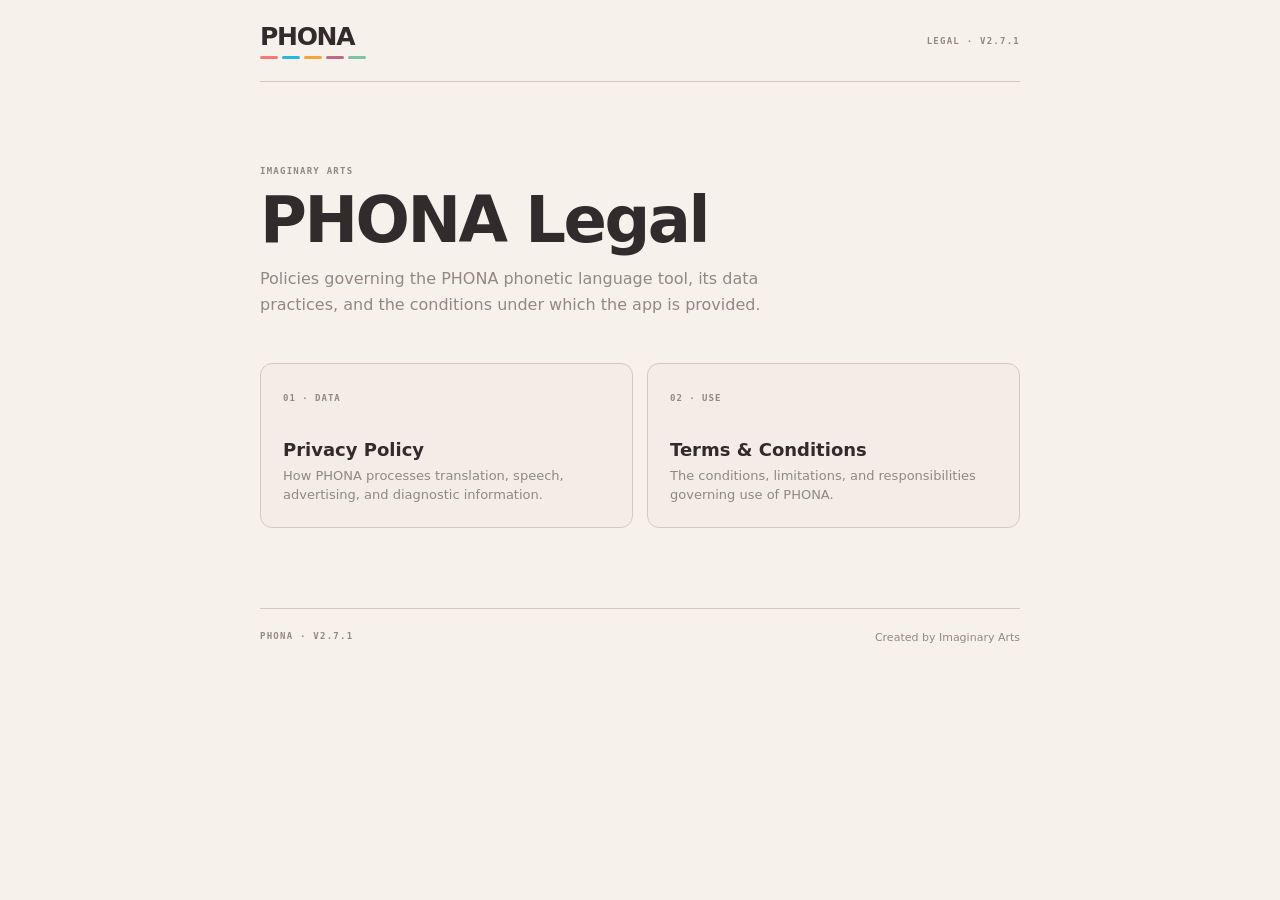
<file: index.html>
<!doctype html>
<html lang="en">
<head>
  <meta charset="utf-8">
  <meta name="viewport" content="width=device-width, initial-scale=1">
  <meta name="description" content="Privacy Policy and Terms & Conditions for the PHONA phonetic language tool.">
  <title>PHONA Legal</title>
  <link rel="stylesheet" href="styles.css">
</head>
<body>
  <header class="site-header shell">
    <a class="brand" href="./" aria-label="PHONA Legal home">PHONA<div class="signal" aria-hidden="true"><i></i><i></i><i></i><i></i><i></i></div></a>
    <span>Legal · v2.7.1</span>
  </header>
  <main class="shell">
    <section class="hero">
      <div class="kicker">Imaginary Arts</div>
      <h1>PHONA Legal</h1>
      <p>Policies governing the PHONA phonetic language tool, its data practices, and the conditions under which the app is provided.</p>
    </section>
    <section class="document-grid" aria-label="Legal documents">
      <a class="document-card" href="privacy/"><span class="card-index">01 · DATA</span><h2>Privacy Policy</h2><p>How PHONA processes translation, speech, advertising, and diagnostic information.</p></a>
      <a class="document-card" href="terms/"><span class="card-index">02 · USE</span><h2>Terms &amp; Conditions</h2><p>The conditions, limitations, and responsibilities governing use of PHONA.</p></a>
    </section>
  </main>
  <footer class="site-footer shell"><span class="footer-mark">PHONA · v2.7.1</span><span>Created by Imaginary Arts</span></footer>
</body>
</html>
</file>
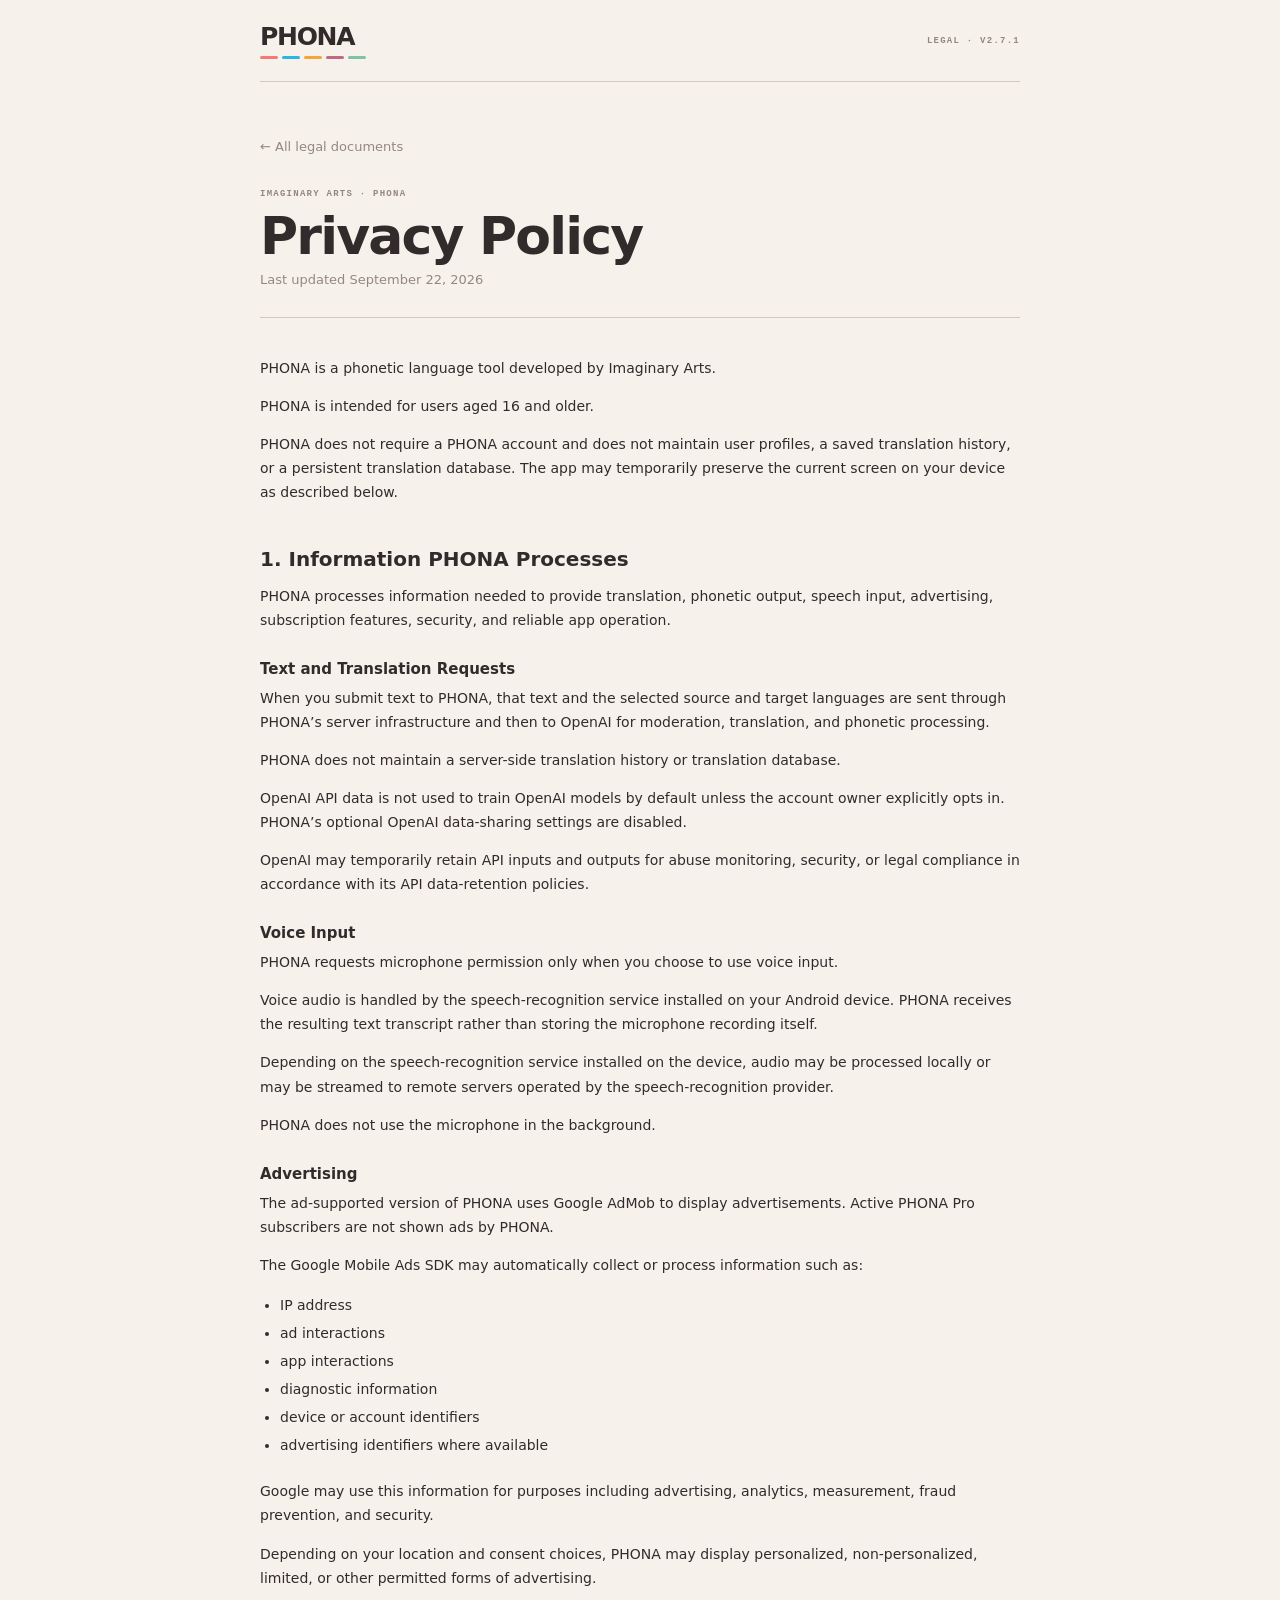
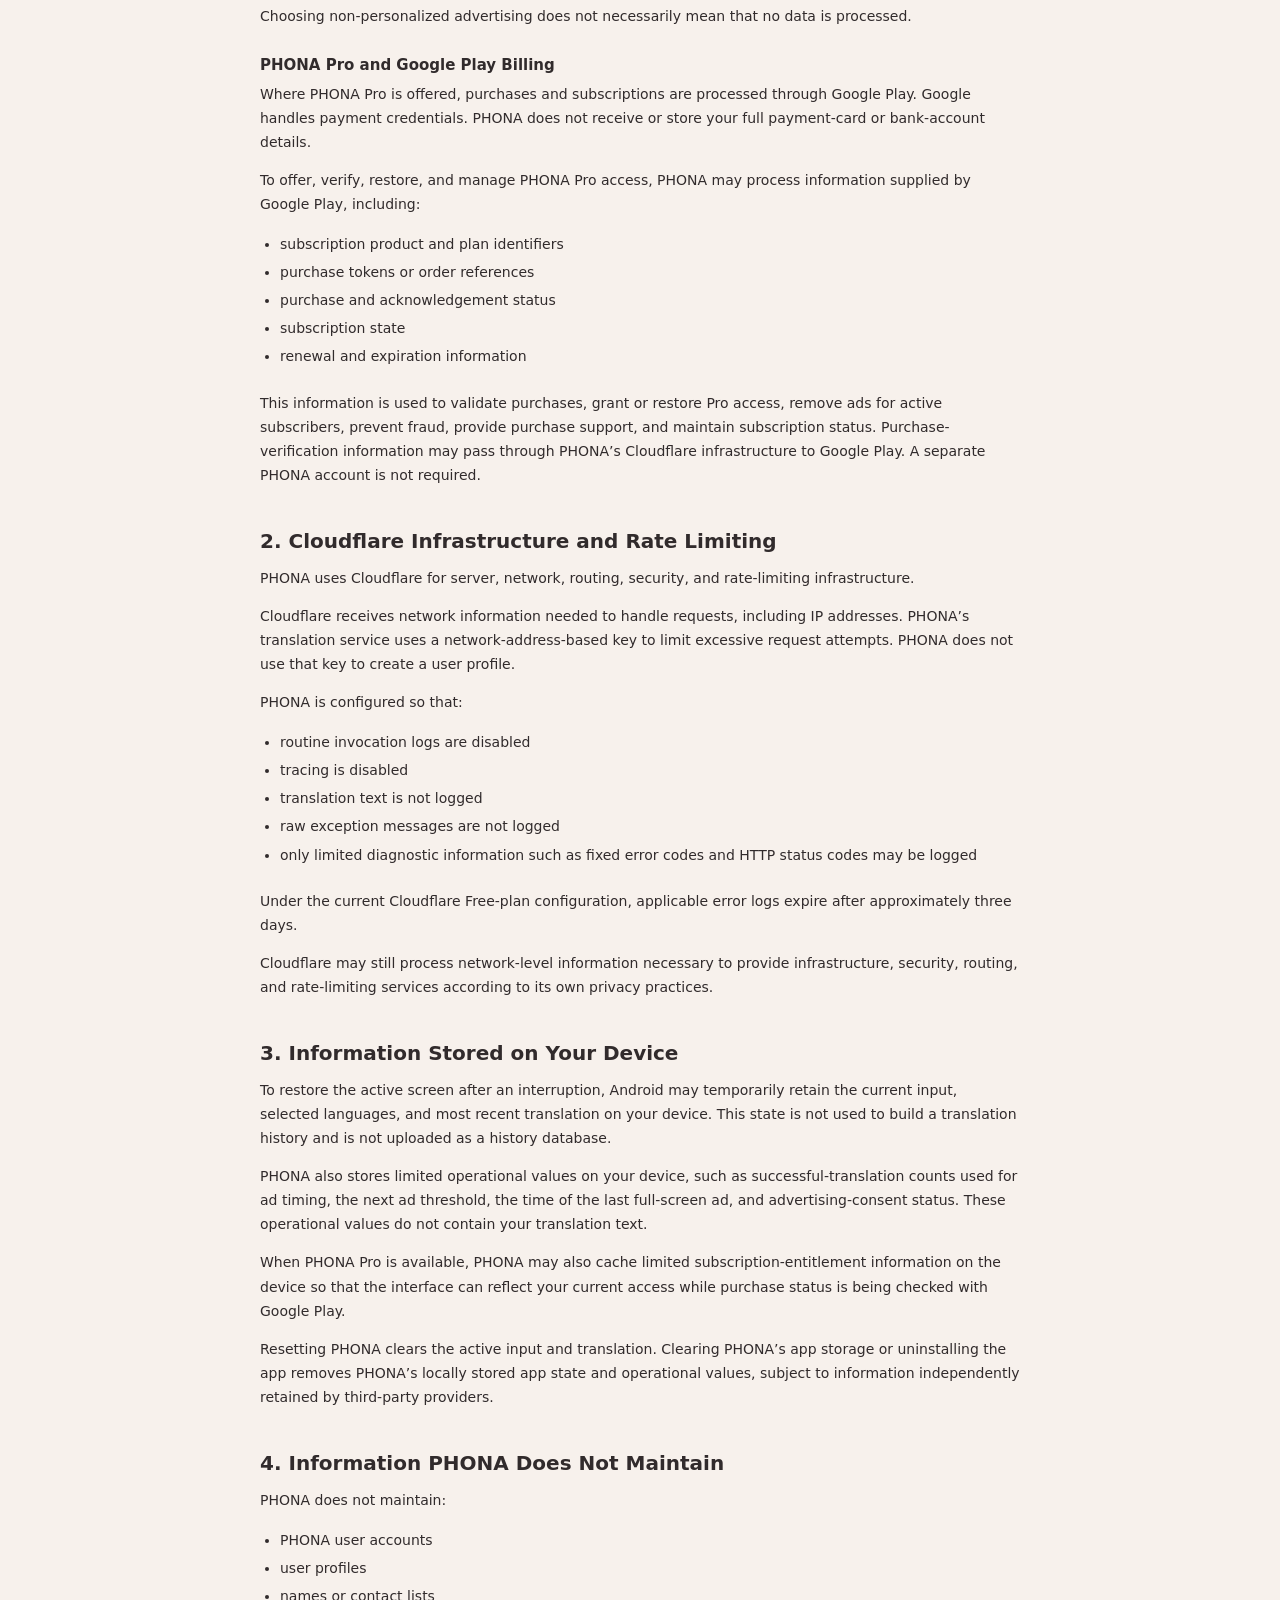
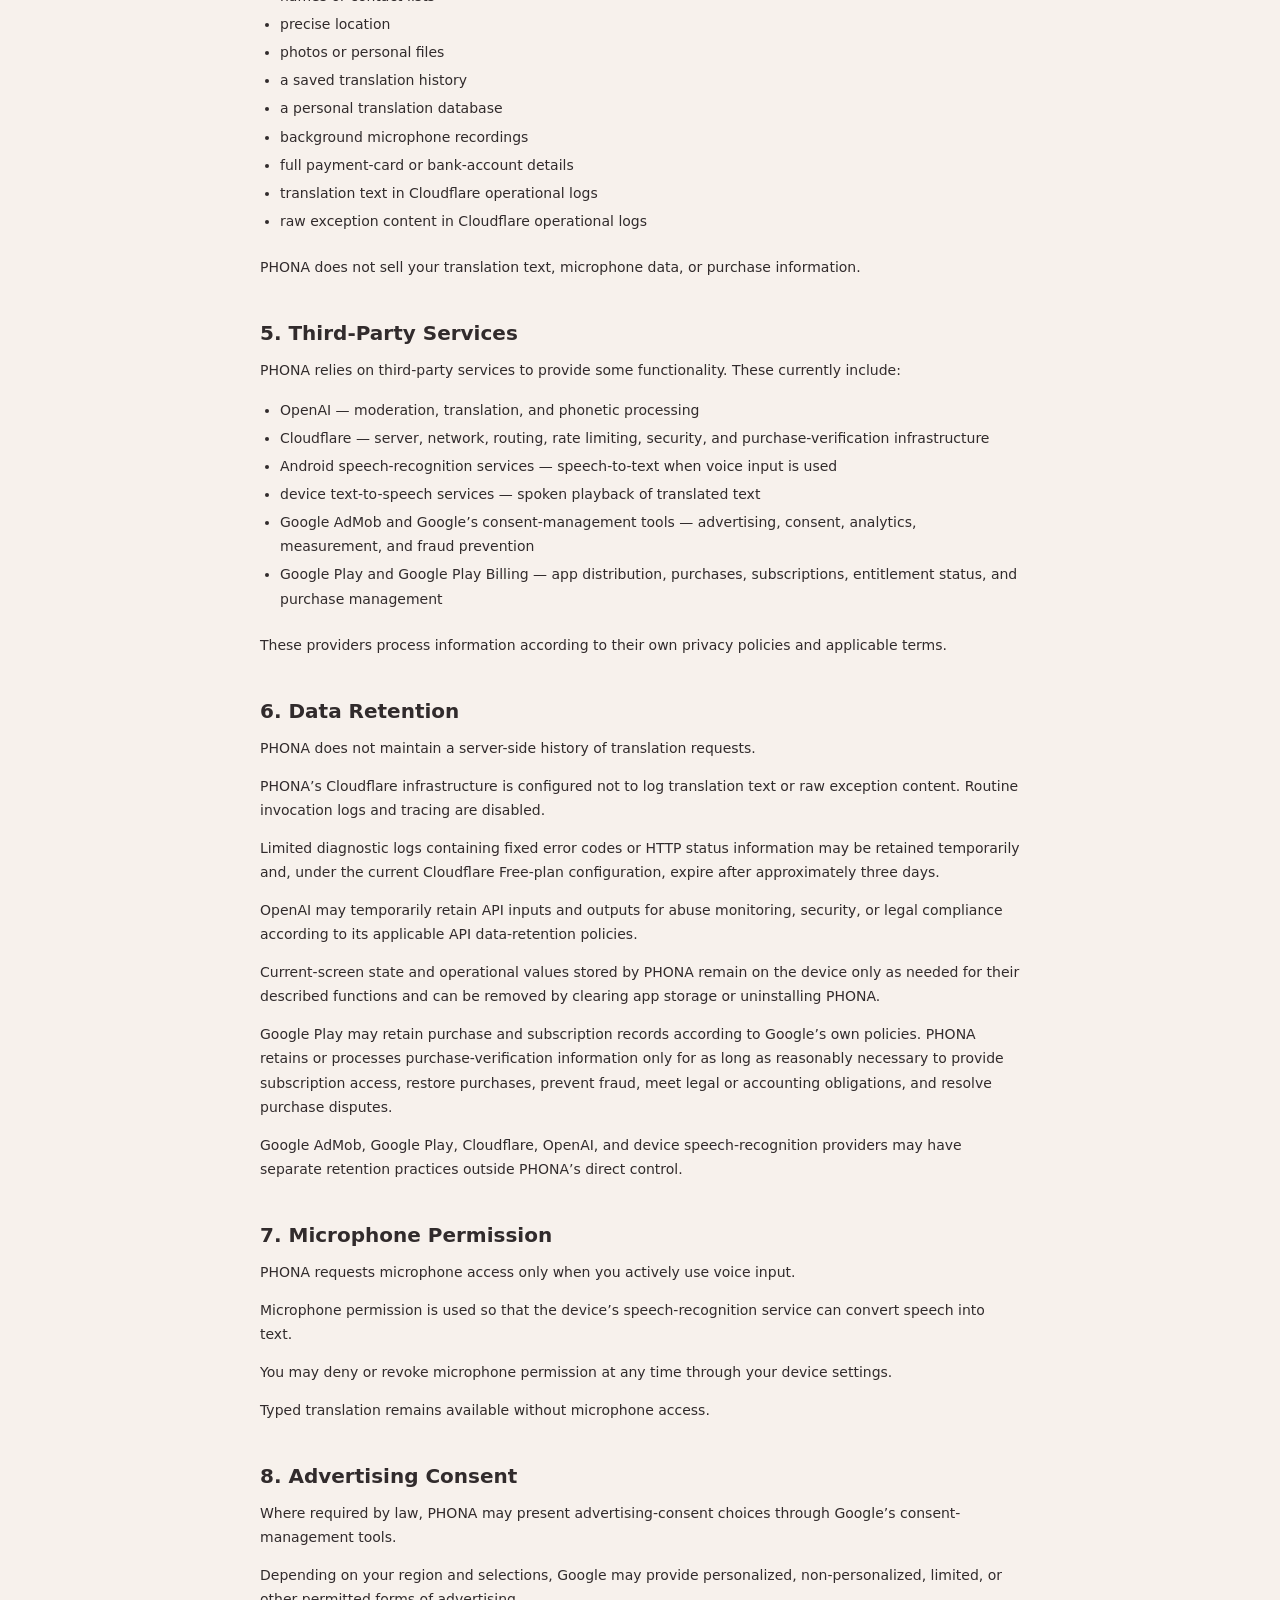
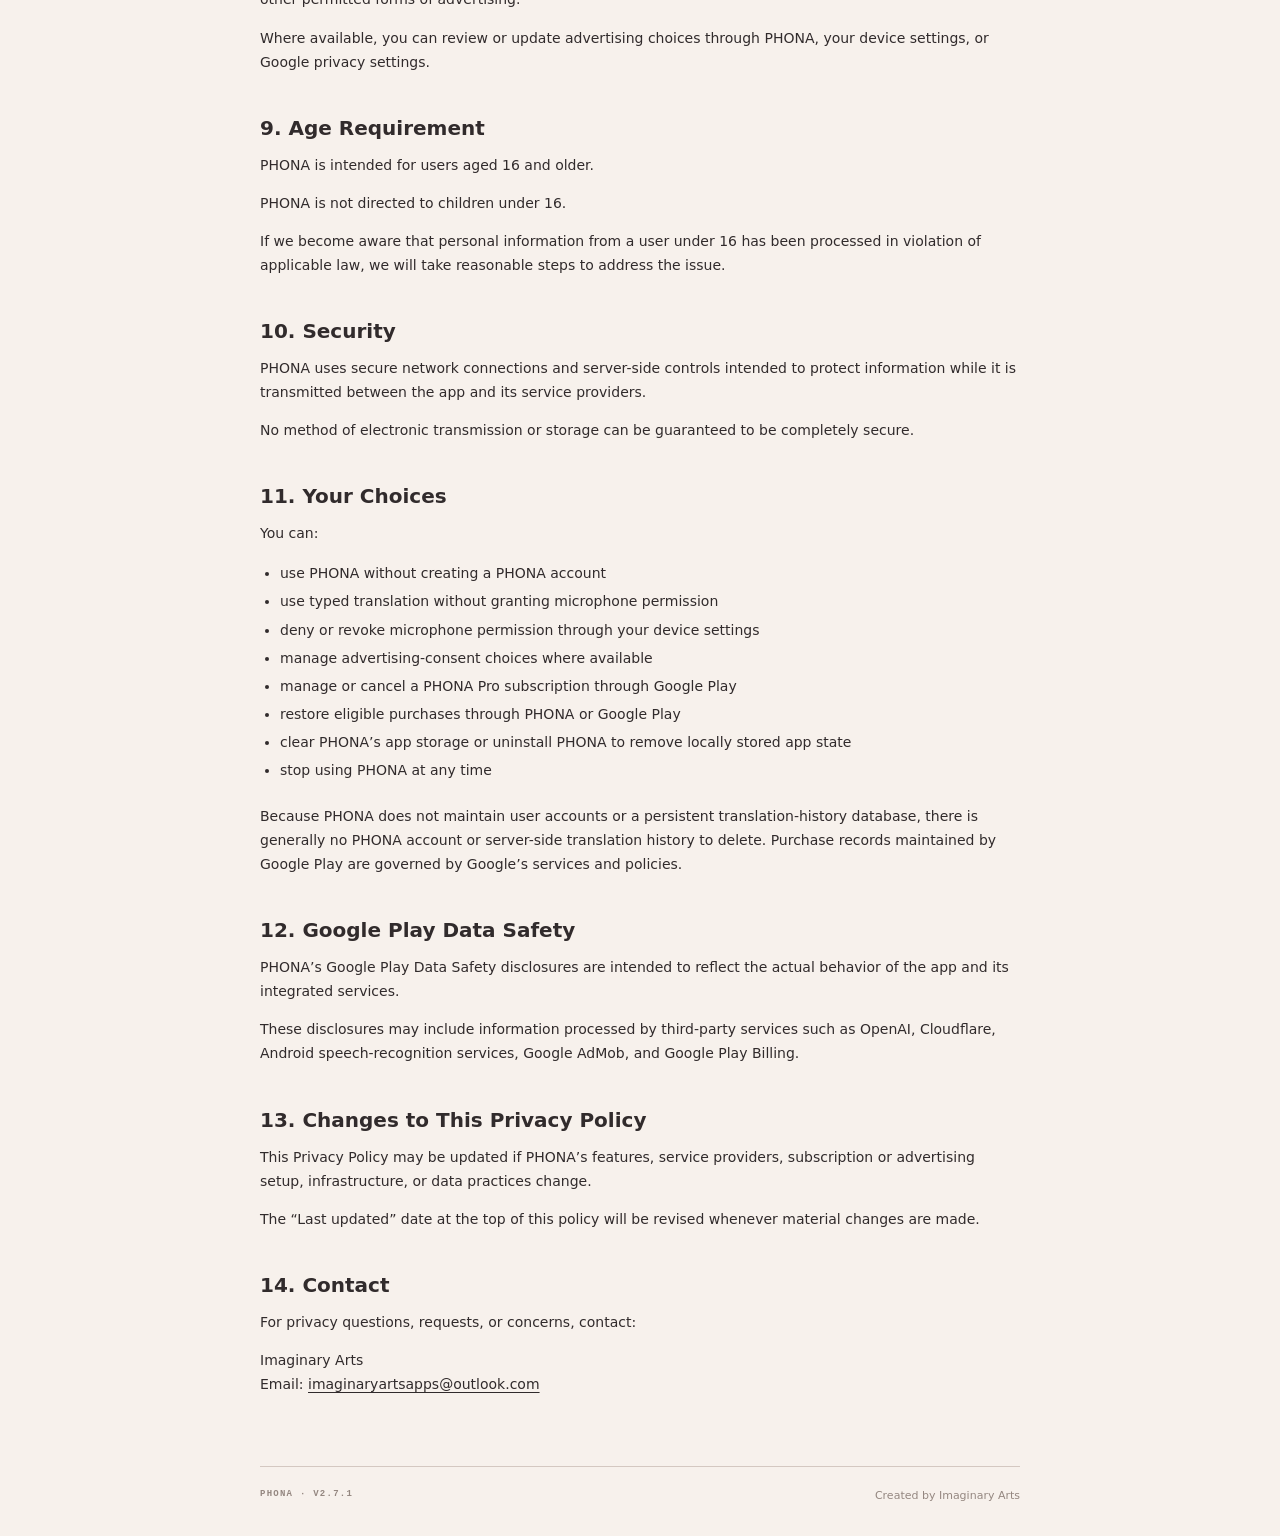
<file: privacy/index.html>
<!doctype html>
<html lang="en">
<head>
  <meta charset="utf-8">
  <meta name="viewport" content="width=device-width, initial-scale=1">
  <meta name="description" content="Privacy Policy for the PHONA phonetic language tool.">
  <title>Privacy Policy · PHONA</title>
  <link rel="stylesheet" href="../styles.css">
</head>
<body>
  <header class="site-header shell">
    <a class="brand" href="../" aria-label="PHONA Legal home">PHONA<div class="signal" aria-hidden="true"><i></i><i></i><i></i><i></i><i></i></div></a>
    <span>Legal · v2.7.1</span>
  </header>
  <main class="shell">
    <section class="legal-header">
      <a class="back-link" href="../">← All legal documents</a>
      <div class="kicker">Imaginary Arts · PHONA</div>
      <h1>Privacy Policy</h1>
      <div class="updated">Last updated September 22, 2026</div>
    </section>
    <article class="legal-copy"><p>PHONA is a phonetic language tool developed by Imaginary Arts.</p>
<p>PHONA is intended for users aged 16 and older.</p>
<p>PHONA does not require a PHONA account and does not maintain user profiles, a saved translation history, or a persistent translation database. The app may temporarily preserve the current screen on your device as described below.</p>
<h2>1. Information PHONA Processes</h2>
<p>PHONA processes information needed to provide translation, phonetic output, speech input, advertising, subscription features, security, and reliable app operation.</p>
<h3>Text and Translation Requests</h3>
<p>When you submit text to PHONA, that text and the selected source and target languages are sent through PHONA’s server infrastructure and then to OpenAI for moderation, translation, and phonetic processing.</p>
<p>PHONA does not maintain a server-side translation history or translation database.</p>
<p>OpenAI API data is not used to train OpenAI models by default unless the account owner explicitly opts in. PHONA’s optional OpenAI data-sharing settings are disabled.</p>
<p>OpenAI may temporarily retain API inputs and outputs for abuse monitoring, security, or legal compliance in accordance with its API data-retention policies.</p>
<h3>Voice Input</h3>
<p>PHONA requests microphone permission only when you choose to use voice input.</p>
<p>Voice audio is handled by the speech-recognition service installed on your Android device. PHONA receives the resulting text transcript rather than storing the microphone recording itself.</p>
<p>Depending on the speech-recognition service installed on the device, audio may be processed locally or may be streamed to remote servers operated by the speech-recognition provider.</p>
<p>PHONA does not use the microphone in the background.</p>
<h3>Advertising</h3>
<p>The ad-supported version of PHONA uses Google AdMob to display advertisements. Active PHONA Pro subscribers are not shown ads by PHONA.</p>
<p>The Google Mobile Ads SDK may automatically collect or process information such as:</p>
<ul><li>IP address</li><li>ad interactions</li><li>app interactions</li><li>diagnostic information</li><li>device or account identifiers</li><li>advertising identifiers where available</li></ul>
<p>Google may use this information for purposes including advertising, analytics, measurement, fraud prevention, and security.</p>
<p>Depending on your location and consent choices, PHONA may display personalized, non-personalized, limited, or other permitted forms of advertising.</p>
<p>Choosing non-personalized advertising does not necessarily mean that no data is processed.</p>
<h3>PHONA Pro and Google Play Billing</h3>
<p>Where PHONA Pro is offered, purchases and subscriptions are processed through Google Play. Google handles payment credentials. PHONA does not receive or store your full payment-card or bank-account details.</p>
<p>To offer, verify, restore, and manage PHONA Pro access, PHONA may process information supplied by Google Play, including:</p>
<ul><li>subscription product and plan identifiers</li><li>purchase tokens or order references</li><li>purchase and acknowledgement status</li><li>subscription state</li><li>renewal and expiration information</li></ul>
<p>This information is used to validate purchases, grant or restore Pro access, remove ads for active subscribers, prevent fraud, provide purchase support, and maintain subscription status. Purchase-verification information may pass through PHONA’s Cloudflare infrastructure to Google Play. A separate PHONA account is not required.</p>
<h2>2. Cloudflare Infrastructure and Rate Limiting</h2>
<p>PHONA uses Cloudflare for server, network, routing, security, and rate-limiting infrastructure.</p>
<p>Cloudflare receives network information needed to handle requests, including IP addresses. PHONA’s translation service uses a network-address-based key to limit excessive request attempts. PHONA does not use that key to create a user profile.</p>
<p>PHONA is configured so that:</p>
<ul><li>routine invocation logs are disabled</li><li>tracing is disabled</li><li>translation text is not logged</li><li>raw exception messages are not logged</li><li>only limited diagnostic information such as fixed error codes and HTTP status codes may be logged</li></ul>
<p>Under the current Cloudflare Free-plan configuration, applicable error logs expire after approximately three days.</p>
<p>Cloudflare may still process network-level information necessary to provide infrastructure, security, routing, and rate-limiting services according to its own privacy practices.</p>
<h2>3. Information Stored on Your Device</h2>
<p>To restore the active screen after an interruption, Android may temporarily retain the current input, selected languages, and most recent translation on your device. This state is not used to build a translation history and is not uploaded as a history database.</p>
<p>PHONA also stores limited operational values on your device, such as successful-translation counts used for ad timing, the next ad threshold, the time of the last full-screen ad, and advertising-consent status. These operational values do not contain your translation text.</p>
<p>When PHONA Pro is available, PHONA may also cache limited subscription-entitlement information on the device so that the interface can reflect your current access while purchase status is being checked with Google Play.</p>
<p>Resetting PHONA clears the active input and translation. Clearing PHONA’s app storage or uninstalling the app removes PHONA’s locally stored app state and operational values, subject to information independently retained by third-party providers.</p>
<h2>4. Information PHONA Does Not Maintain</h2>
<p>PHONA does not maintain:</p>
<ul><li>PHONA user accounts</li><li>user profiles</li><li>names or contact lists</li><li>precise location</li><li>photos or personal files</li><li>a saved translation history</li><li>a personal translation database</li><li>background microphone recordings</li><li>full payment-card or bank-account details</li><li>translation text in Cloudflare operational logs</li><li>raw exception content in Cloudflare operational logs</li></ul>
<p>PHONA does not sell your translation text, microphone data, or purchase information.</p>
<h2>5. Third-Party Services</h2>
<p>PHONA relies on third-party services to provide some functionality. These currently include:</p>
<ul><li>OpenAI — moderation, translation, and phonetic processing</li><li>Cloudflare — server, network, routing, rate limiting, security, and purchase-verification infrastructure</li><li>Android speech-recognition services — speech-to-text when voice input is used</li><li>device text-to-speech services — spoken playback of translated text</li><li>Google AdMob and Google’s consent-management tools — advertising, consent, analytics, measurement, and fraud prevention</li><li>Google Play and Google Play Billing — app distribution, purchases, subscriptions, entitlement status, and purchase management</li></ul>
<p>These providers process information according to their own privacy policies and applicable terms.</p>
<h2>6. Data Retention</h2>
<p>PHONA does not maintain a server-side history of translation requests.</p>
<p>PHONA’s Cloudflare infrastructure is configured not to log translation text or raw exception content. Routine invocation logs and tracing are disabled.</p>
<p>Limited diagnostic logs containing fixed error codes or HTTP status information may be retained temporarily and, under the current Cloudflare Free-plan configuration, expire after approximately three days.</p>
<p>OpenAI may temporarily retain API inputs and outputs for abuse monitoring, security, or legal compliance according to its applicable API data-retention policies.</p>
<p>Current-screen state and operational values stored by PHONA remain on the device only as needed for their described functions and can be removed by clearing app storage or uninstalling PHONA.</p>
<p>Google Play may retain purchase and subscription records according to Google’s own policies. PHONA retains or processes purchase-verification information only for as long as reasonably necessary to provide subscription access, restore purchases, prevent fraud, meet legal or accounting obligations, and resolve purchase disputes.</p>
<p>Google AdMob, Google Play, Cloudflare, OpenAI, and device speech-recognition providers may have separate retention practices outside PHONA’s direct control.</p>
<h2>7. Microphone Permission</h2>
<p>PHONA requests microphone access only when you actively use voice input.</p>
<p>Microphone permission is used so that the device’s speech-recognition service can convert speech into text.</p>
<p>You may deny or revoke microphone permission at any time through your device settings.</p>
<p>Typed translation remains available without microphone access.</p>
<h2>8. Advertising Consent</h2>
<p>Where required by law, PHONA may present advertising-consent choices through Google’s consent-management tools.</p>
<p>Depending on your region and selections, Google may provide personalized, non-personalized, limited, or other permitted forms of advertising.</p>
<p>Where available, you can review or update advertising choices through PHONA, your device settings, or Google privacy settings.</p>
<h2>9. Age Requirement</h2>
<p>PHONA is intended for users aged 16 and older.</p>
<p>PHONA is not directed to children under 16.</p>
<p>If we become aware that personal information from a user under 16 has been processed in violation of applicable law, we will take reasonable steps to address the issue.</p>
<h2>10. Security</h2>
<p>PHONA uses secure network connections and server-side controls intended to protect information while it is transmitted between the app and its service providers.</p>
<p>No method of electronic transmission or storage can be guaranteed to be completely secure.</p>
<h2>11. Your Choices</h2>
<p>You can:</p>
<ul><li>use PHONA without creating a PHONA account</li><li>use typed translation without granting microphone permission</li><li>deny or revoke microphone permission through your device settings</li><li>manage advertising-consent choices where available</li><li>manage or cancel a PHONA Pro subscription through Google Play</li><li>restore eligible purchases through PHONA or Google Play</li><li>clear PHONA’s app storage or uninstall PHONA to remove locally stored app state</li><li>stop using PHONA at any time</li></ul>
<p>Because PHONA does not maintain user accounts or a persistent translation-history database, there is generally no PHONA account or server-side translation history to delete. Purchase records maintained by Google Play are governed by Google’s services and policies.</p>
<h2>12. Google Play Data Safety</h2>
<p>PHONA’s Google Play Data Safety disclosures are intended to reflect the actual behavior of the app and its integrated services.</p>
<p>These disclosures may include information processed by third-party services such as OpenAI, Cloudflare, Android speech-recognition services, Google AdMob, and Google Play Billing.</p>
<h2>13. Changes to This Privacy Policy</h2>
<p>This Privacy Policy may be updated if PHONA’s features, service providers, subscription or advertising setup, infrastructure, or data practices change.</p>
<p>The “Last updated” date at the top of this policy will be revised whenever material changes are made.</p>
<h2>14. Contact</h2>
<p>For privacy questions, requests, or concerns, contact:</p>
<address>Imaginary Arts<br>Email: <a href="mailto:imaginaryartsapps@outlook.com">imaginaryartsapps@outlook.com</a></address></article>
  </main>
  <footer class="site-footer shell"><span class="footer-mark">PHONA · v2.7.1</span><span>Created by Imaginary Arts</span></footer>
</body>
</html>
</file>
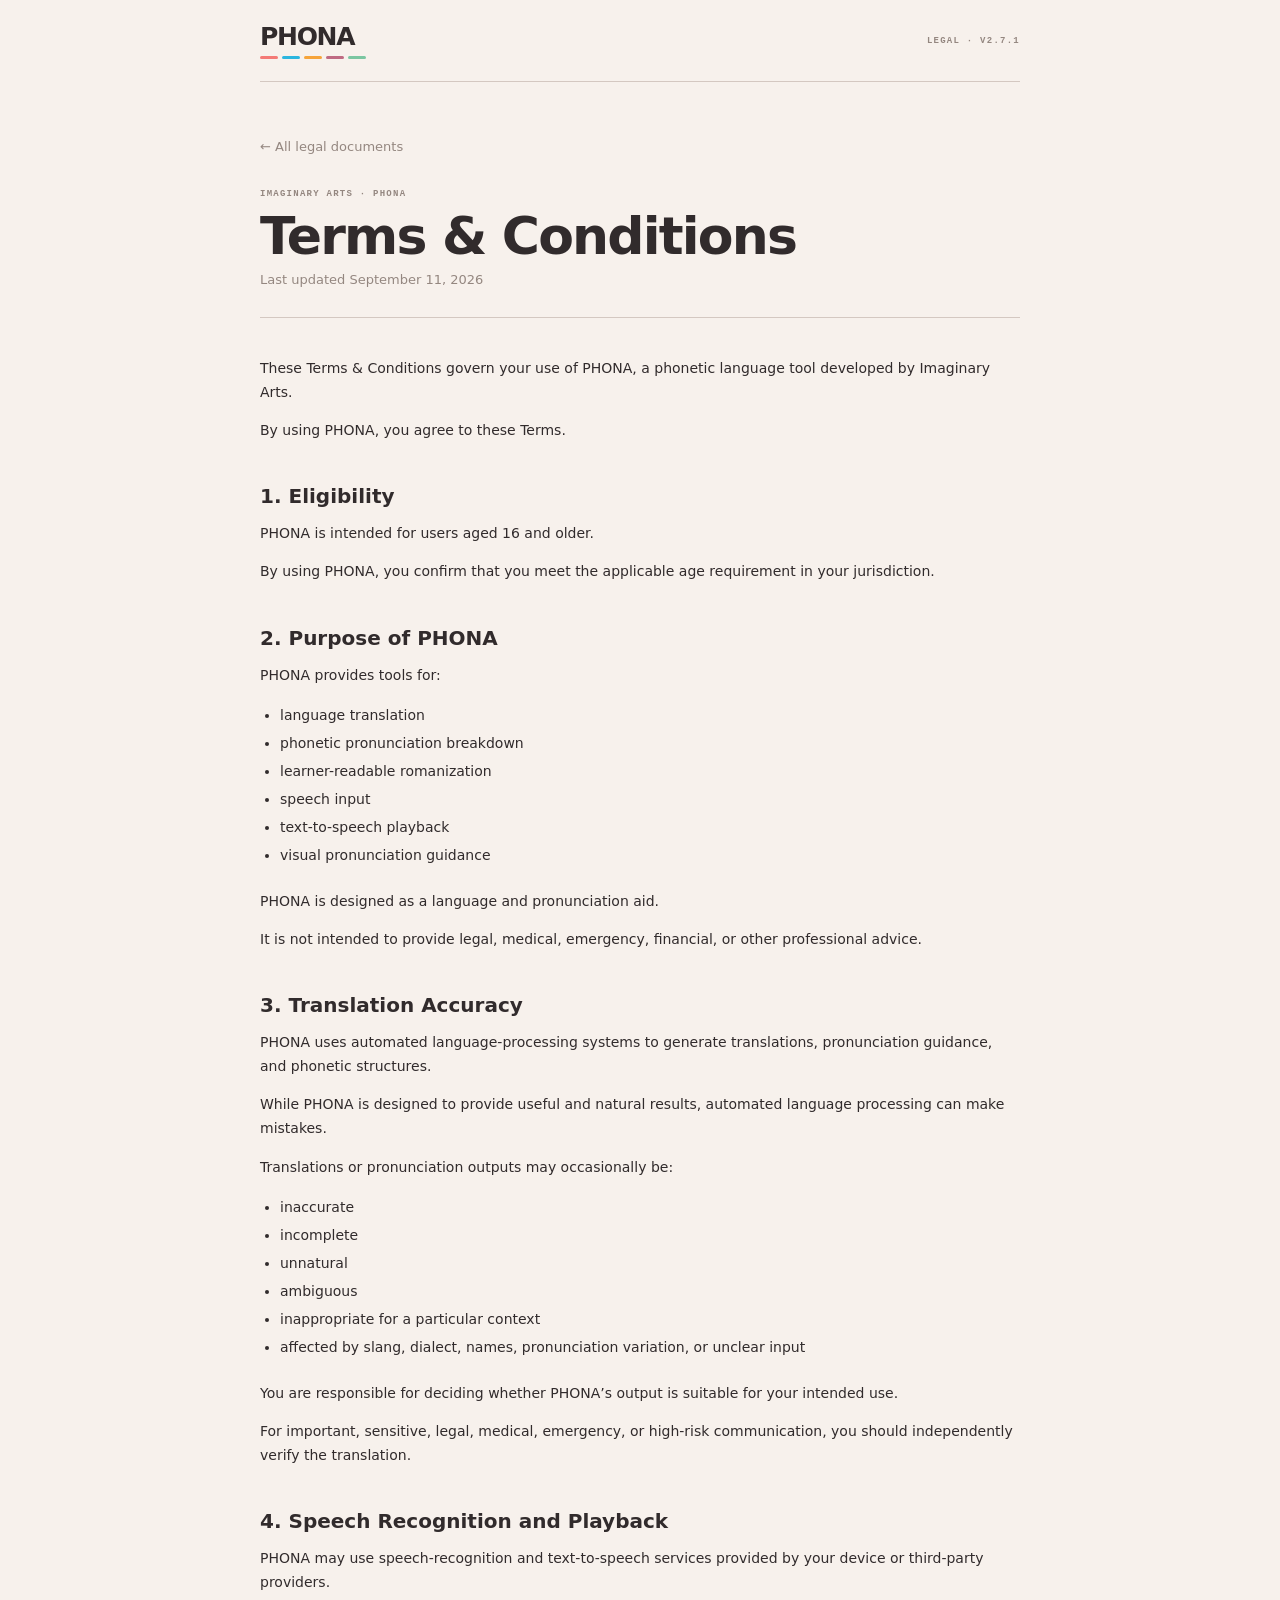
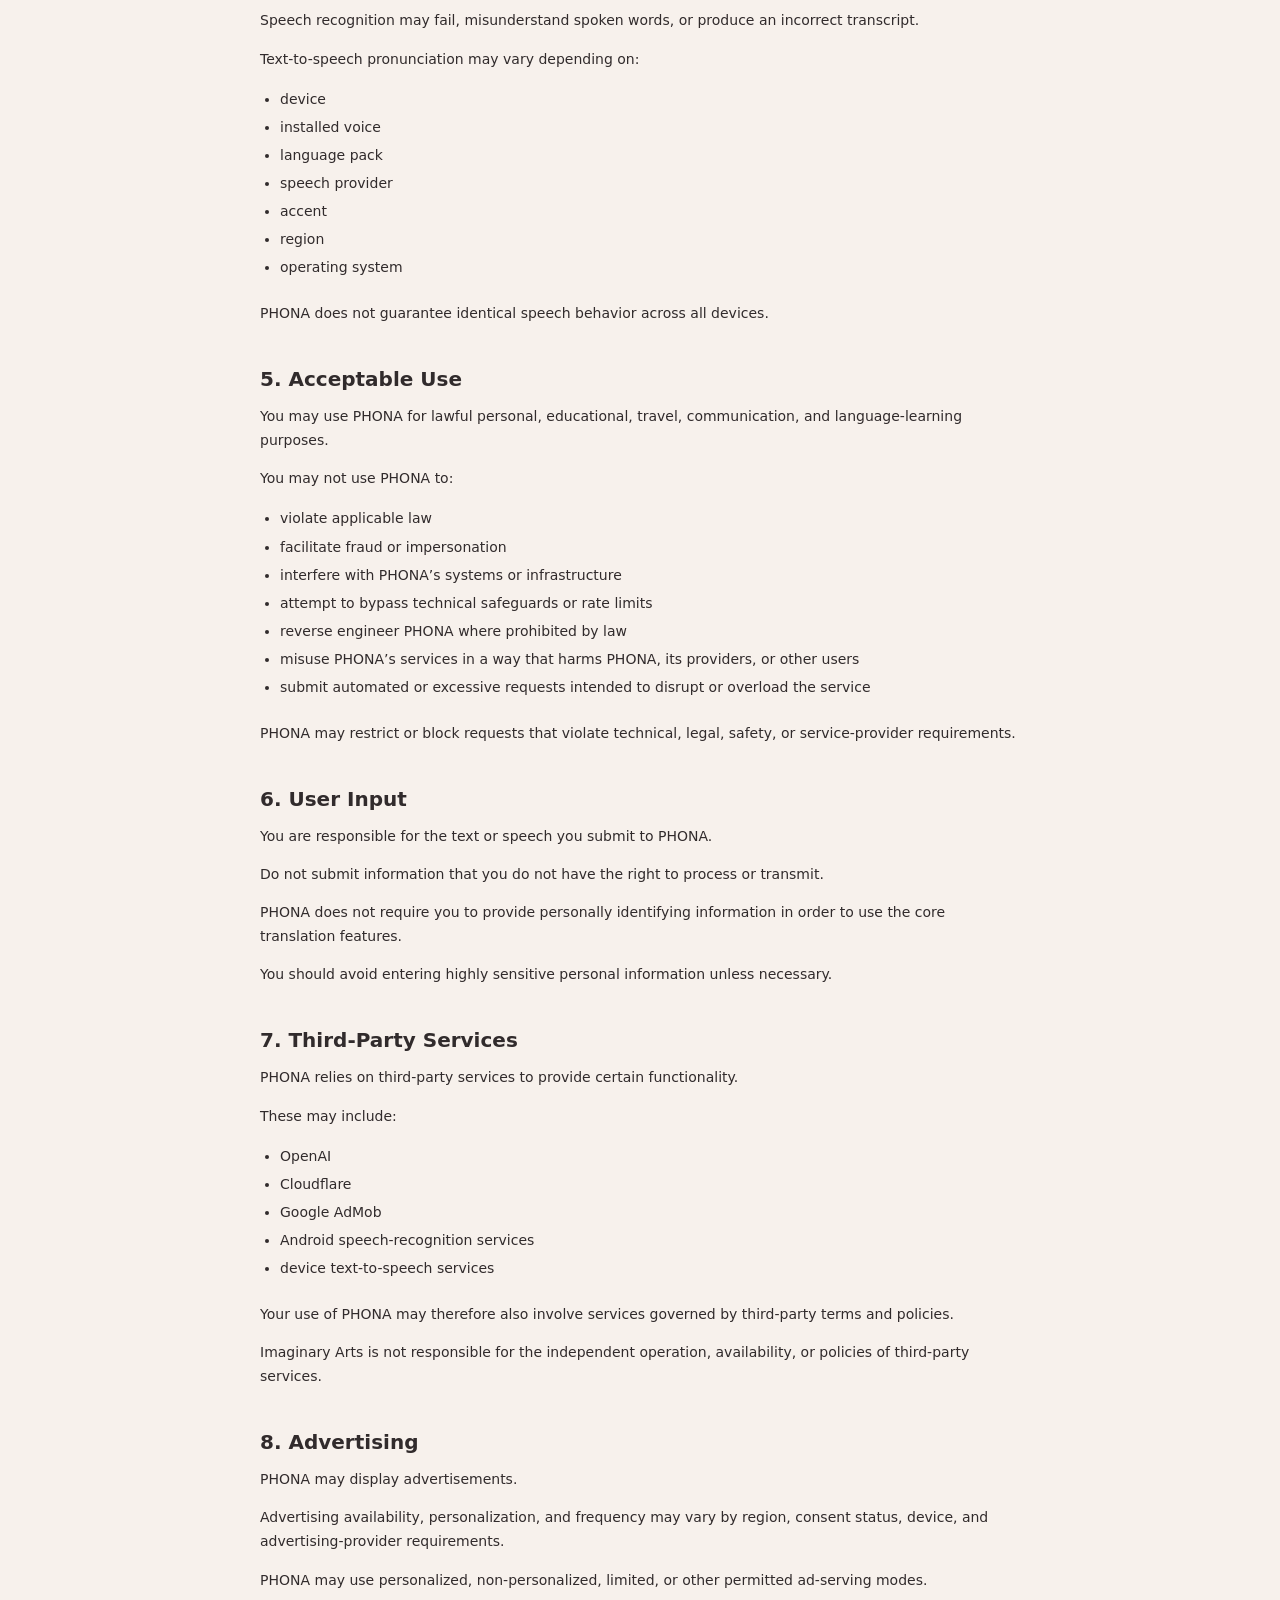
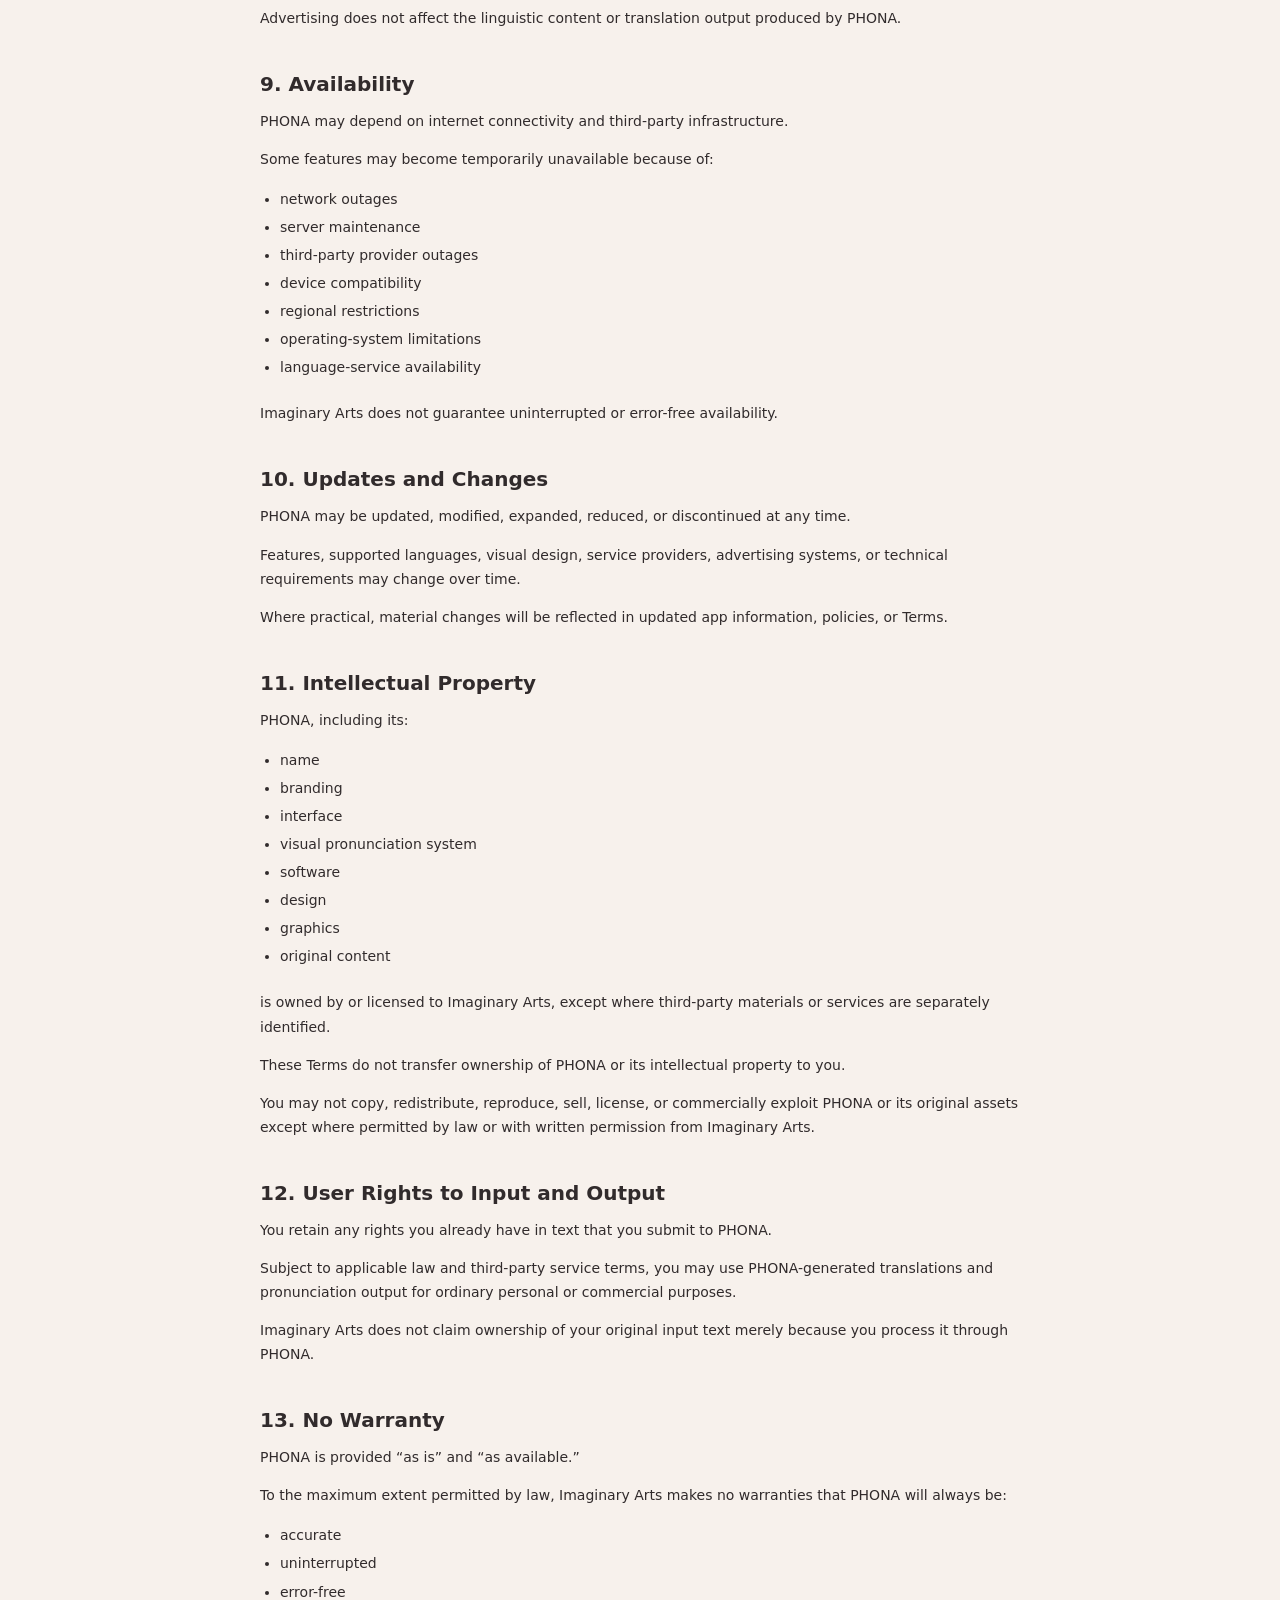
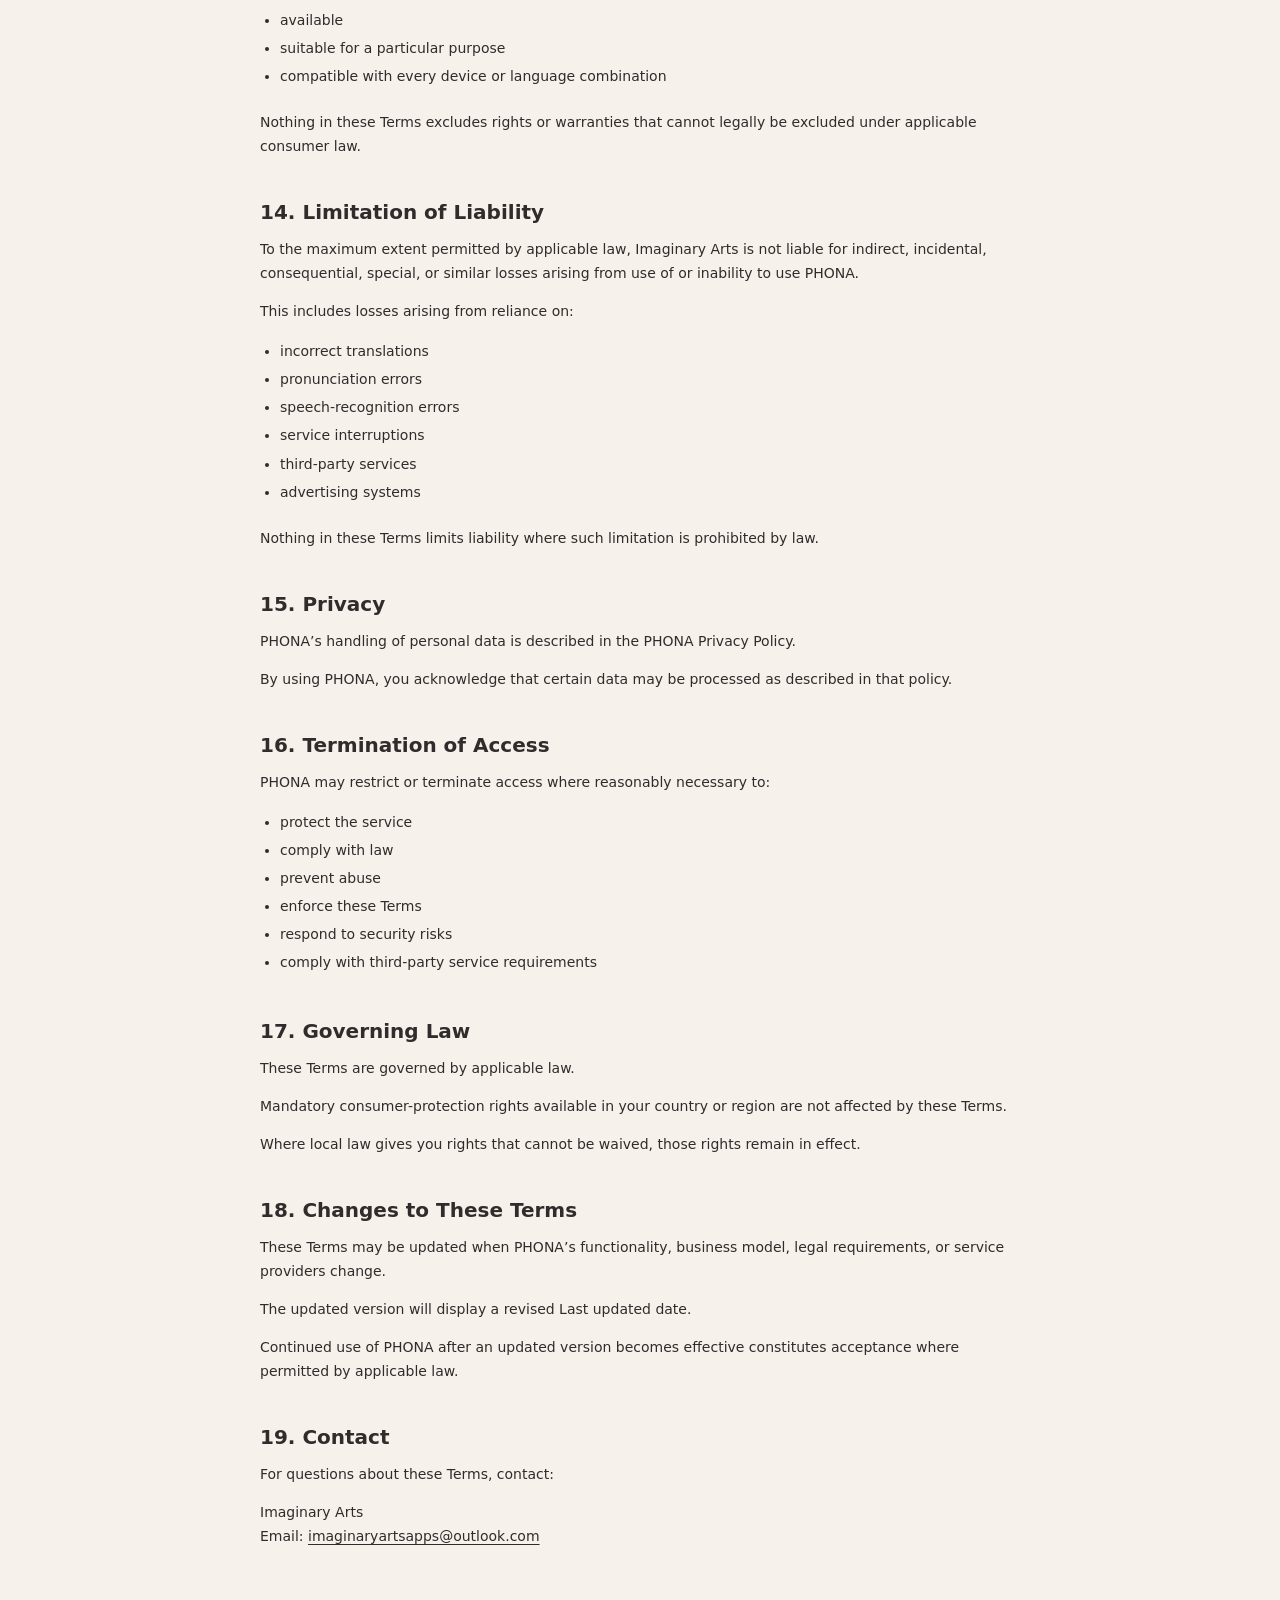
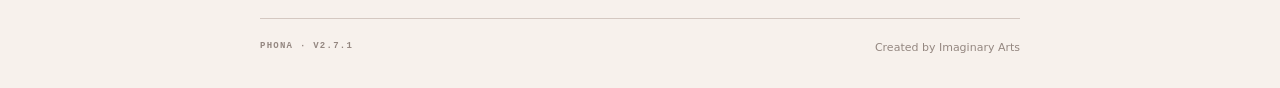
<file: terms/index.html>
<!doctype html>
<html lang="en">
<head>
  <meta charset="utf-8">
  <meta name="viewport" content="width=device-width, initial-scale=1">
  <meta name="description" content="Terms and Conditions for the PHONA phonetic language tool.">
  <title>Terms &amp; Conditions · PHONA</title>
  <link rel="stylesheet" href="../styles.css">
</head>
<body>
  <header class="site-header shell">
    <a class="brand" href="../" aria-label="PHONA Legal home">PHONA<div class="signal" aria-hidden="true"><i></i><i></i><i></i><i></i><i></i></div></a>
    <span>Legal · v2.7.1</span>
  </header>
  <main class="shell">
    <section class="legal-header">
      <a class="back-link" href="../">← All legal documents</a>
      <div class="kicker">Imaginary Arts · PHONA</div>
      <h1>Terms &amp; Conditions</h1>
      <div class="updated">Last updated September 11, 2026</div>
    </section>
    <article class="legal-copy"><p>These Terms &amp; Conditions govern your use of PHONA, a phonetic language tool developed by Imaginary Arts.</p>
<p>By using PHONA, you agree to these Terms.</p>
<h2>1. Eligibility</h2>
<p>PHONA is intended for users aged 16 and older.</p>
<p>By using PHONA, you confirm that you meet the applicable age requirement in your jurisdiction.</p>
<h2>2. Purpose of PHONA</h2>
<p>PHONA provides tools for:</p>
<ul><li>language translation</li><li>phonetic pronunciation breakdown</li><li>learner-readable romanization</li><li>speech input</li><li>text-to-speech playback</li><li>visual pronunciation guidance</li></ul>
<p>PHONA is designed as a language and pronunciation aid.</p>
<p>It is not intended to provide legal, medical, emergency, financial, or other professional advice.</p>
<h2>3. Translation Accuracy</h2>
<p>PHONA uses automated language-processing systems to generate translations, pronunciation guidance, and phonetic structures.</p>
<p>While PHONA is designed to provide useful and natural results, automated language processing can make mistakes.</p>
<p>Translations or pronunciation outputs may occasionally be:</p>
<ul><li>inaccurate</li><li>incomplete</li><li>unnatural</li><li>ambiguous</li><li>inappropriate for a particular context</li><li>affected by slang, dialect, names, pronunciation variation, or unclear input</li></ul>
<p>You are responsible for deciding whether PHONA’s output is suitable for your intended use.</p>
<p>For important, sensitive, legal, medical, emergency, or high-risk communication, you should independently verify the translation.</p>
<h2>4. Speech Recognition and Playback</h2>
<p>PHONA may use speech-recognition and text-to-speech services provided by your device or third-party providers.</p>
<p>Speech recognition may fail, misunderstand spoken words, or produce an incorrect transcript.</p>
<p>Text-to-speech pronunciation may vary depending on:</p>
<ul><li>device</li><li>installed voice</li><li>language pack</li><li>speech provider</li><li>accent</li><li>region</li><li>operating system</li></ul>
<p>PHONA does not guarantee identical speech behavior across all devices.</p>
<h2>5. Acceptable Use</h2>
<p>You may use PHONA for lawful personal, educational, travel, communication, and language-learning purposes.</p>
<p>You may not use PHONA to:</p>
<ul><li>violate applicable law</li><li>facilitate fraud or impersonation</li><li>interfere with PHONA’s systems or infrastructure</li><li>attempt to bypass technical safeguards or rate limits</li><li>reverse engineer PHONA where prohibited by law</li><li>misuse PHONA’s services in a way that harms PHONA, its providers, or other users</li><li>submit automated or excessive requests intended to disrupt or overload the service</li></ul>
<p>PHONA may restrict or block requests that violate technical, legal, safety, or service-provider requirements.</p>
<h2>6. User Input</h2>
<p>You are responsible for the text or speech you submit to PHONA.</p>
<p>Do not submit information that you do not have the right to process or transmit.</p>
<p>PHONA does not require you to provide personally identifying information in order to use the core translation features.</p>
<p>You should avoid entering highly sensitive personal information unless necessary.</p>
<h2>7. Third-Party Services</h2>
<p>PHONA relies on third-party services to provide certain functionality.</p>
<p>These may include:</p>
<ul><li>OpenAI</li><li>Cloudflare</li><li>Google AdMob</li><li>Android speech-recognition services</li><li>device text-to-speech services</li></ul>
<p>Your use of PHONA may therefore also involve services governed by third-party terms and policies.</p>
<p>Imaginary Arts is not responsible for the independent operation, availability, or policies of third-party services.</p>
<h2>8. Advertising</h2>
<p>PHONA may display advertisements.</p>
<p>Advertising availability, personalization, and frequency may vary by region, consent status, device, and advertising-provider requirements.</p>
<p>PHONA may use personalized, non-personalized, limited, or other permitted ad-serving modes.</p>
<p>Advertising does not affect the linguistic content or translation output produced by PHONA.</p>
<h2>9. Availability</h2>
<p>PHONA may depend on internet connectivity and third-party infrastructure.</p>
<p>Some features may become temporarily unavailable because of:</p>
<ul><li>network outages</li><li>server maintenance</li><li>third-party provider outages</li><li>device compatibility</li><li>regional restrictions</li><li>operating-system limitations</li><li>language-service availability</li></ul>
<p>Imaginary Arts does not guarantee uninterrupted or error-free availability.</p>
<h2>10. Updates and Changes</h2>
<p>PHONA may be updated, modified, expanded, reduced, or discontinued at any time.</p>
<p>Features, supported languages, visual design, service providers, advertising systems, or technical requirements may change over time.</p>
<p>Where practical, material changes will be reflected in updated app information, policies, or Terms.</p>
<h2>11. Intellectual Property</h2>
<p>PHONA, including its:</p>
<ul><li>name</li><li>branding</li><li>interface</li><li>visual pronunciation system</li><li>software</li><li>design</li><li>graphics</li><li>original content</li></ul>
<p>is owned by or licensed to Imaginary Arts, except where third-party materials or services are separately identified.</p>
<p>These Terms do not transfer ownership of PHONA or its intellectual property to you.</p>
<p>You may not copy, redistribute, reproduce, sell, license, or commercially exploit PHONA or its original assets except where permitted by law or with written permission from Imaginary Arts.</p>
<h2>12. User Rights to Input and Output</h2>
<p>You retain any rights you already have in text that you submit to PHONA.</p>
<p>Subject to applicable law and third-party service terms, you may use PHONA-generated translations and pronunciation output for ordinary personal or commercial purposes.</p>
<p>Imaginary Arts does not claim ownership of your original input text merely because you process it through PHONA.</p>
<h2>13. No Warranty</h2>
<p>PHONA is provided “as is” and “as available.”</p>
<p>To the maximum extent permitted by law, Imaginary Arts makes no warranties that PHONA will always be:</p>
<ul><li>accurate</li><li>uninterrupted</li><li>error-free</li><li>available</li><li>suitable for a particular purpose</li><li>compatible with every device or language combination</li></ul>
<p>Nothing in these Terms excludes rights or warranties that cannot legally be excluded under applicable consumer law.</p>
<h2>14. Limitation of Liability</h2>
<p>To the maximum extent permitted by applicable law, Imaginary Arts is not liable for indirect, incidental, consequential, special, or similar losses arising from use of or inability to use PHONA.</p>
<p>This includes losses arising from reliance on:</p>
<ul><li>incorrect translations</li><li>pronunciation errors</li><li>speech-recognition errors</li><li>service interruptions</li><li>third-party services</li><li>advertising systems</li></ul>
<p>Nothing in these Terms limits liability where such limitation is prohibited by law.</p>
<h2>15. Privacy</h2>
<p>PHONA’s handling of personal data is described in the PHONA Privacy Policy.</p>
<p>By using PHONA, you acknowledge that certain data may be processed as described in that policy.</p>
<h2>16. Termination of Access</h2>
<p>PHONA may restrict or terminate access where reasonably necessary to:</p>
<ul><li>protect the service</li><li>comply with law</li><li>prevent abuse</li><li>enforce these Terms</li><li>respond to security risks</li><li>comply with third-party service requirements</li></ul>
<h2>17. Governing Law</h2>
<p>These Terms are governed by applicable law.</p>
<p>Mandatory consumer-protection rights available in your country or region are not affected by these Terms.</p>
<p>Where local law gives you rights that cannot be waived, those rights remain in effect.</p>
<h2>18. Changes to These Terms</h2>
<p>These Terms may be updated when PHONA’s functionality, business model, legal requirements, or service providers change.</p>
<p>The updated version will display a revised Last updated date.</p>
<p>Continued use of PHONA after an updated version becomes effective constitutes acceptance where permitted by applicable law.</p>
<h2>19. Contact</h2>
<p>For questions about these Terms, contact:</p>
<address>Imaginary Arts<br>Email: <a href="mailto:imaginaryartsapps@outlook.com">imaginaryartsapps@outlook.com</a></address></article>
  </main>
  <footer class="site-footer shell"><span class="footer-mark">PHONA · v2.7.1</span><span>Created by Imaginary Arts</span></footer>
</body>
</html>
</file>
<file: styles.css>
:root {
  --paper: #f7f1ec;
  --card: #ece3de;
  --surface: #f3ece7;
  --line: #d4c8c1;
  --muted: #948780;
  --ink: #312b2c;
  --coral: #f47a76;
  --cyan: #2cb6df;
  --orange: #f6a43a;
  --plum: #bf6a82;
  --green: #7bc6a1;
}

* { box-sizing: border-box; }

html { background: var(--paper); color: var(--ink); }

body {
  margin: 0;
  min-height: 100vh;
  font-family: Inter, ui-sans-serif, system-ui, -apple-system, BlinkMacSystemFont, "Segoe UI", sans-serif;
  background: var(--paper);
  color: var(--ink);
}

a { color: inherit; }

.shell {
  width: min(760px, calc(100% - 36px));
  margin: 0 auto;
}

.site-header {
  display: flex;
  align-items: center;
  justify-content: space-between;
  min-height: 82px;
  border-bottom: 1px solid var(--line);
}

.brand {
  text-decoration: none;
  font-weight: 850;
  font-size: 25px;
  letter-spacing: -1.3px;
}

.signal {
  display: flex;
  gap: 4px;
  margin-top: 5px;
}

.signal i { width: 18px; height: 3px; border-radius: 3px; }
.signal i:nth-child(1) { background: var(--coral); }
.signal i:nth-child(2) { background: var(--cyan); }
.signal i:nth-child(3) { background: var(--orange); }
.signal i:nth-child(4) { background: var(--plum); }
.signal i:nth-child(5) { background: var(--green); }

.site-header span,
.kicker,
.footer-mark {
  color: var(--muted);
  font-family: ui-monospace, SFMono-Regular, Menlo, Consolas, monospace;
  font-size: 9px;
  font-weight: 650;
  letter-spacing: 1.25px;
  text-transform: uppercase;
}

.hero { padding: 84px 0 44px; }
.hero h1 { margin: 12px 0 14px; font-size: clamp(38px, 8vw, 64px); line-height: 1; letter-spacing: -2.5px; }
.hero p { max-width: 560px; margin: 0; color: var(--muted); font-size: 16px; line-height: 1.65; }

.document-grid {
  display: grid;
  grid-template-columns: repeat(2, minmax(0, 1fr));
  gap: 14px;
  padding-bottom: 80px;
}

.document-card {
  display: block;
  min-height: 154px;
  padding: 22px;
  border: 1px solid var(--line);
  border-radius: 12px;
  background: var(--surface);
  text-decoration: none;
  transition: border-color 120ms ease, background-color 120ms ease;
}

.document-card:hover,
.document-card:focus-visible { background: var(--card); border-color: var(--muted); outline: none; }
.document-card h2 { margin: 34px 0 6px; font-size: 18px; }
.document-card p { margin: 0; color: var(--muted); font-size: 13px; line-height: 1.5; }
.card-index { color: var(--muted); font: 650 9px ui-monospace, monospace; letter-spacing: 1px; }

.legal-header { padding: 54px 0 30px; border-bottom: 1px solid var(--line); }
.back-link { display: inline-block; margin-bottom: 35px; color: var(--muted); font-size: 13px; text-decoration: none; }
.back-link:hover { color: var(--ink); }
.legal-header h1 { margin: 10px 0 8px; font-size: clamp(34px, 7vw, 52px); line-height: 1.06; letter-spacing: -1.8px; }
.updated { color: var(--muted); font-size: 13px; }

.legal-copy { padding: 38px 0 70px; }
.legal-copy h2 { margin: 42px 0 12px; font-size: 20px; line-height: 1.25; }
.legal-copy h2:first-child { margin-top: 0; }
.legal-copy h3 { margin: 28px 0 8px; font-size: 15px; }
.legal-copy p,
.legal-copy li,
.legal-copy address { font-size: 14px; line-height: 1.72; }
.legal-copy p { margin: 0 0 14px; }
.legal-copy ul { margin: 4px 0 20px; padding-left: 20px; }
.legal-copy li { padding: 2px 0; }
.legal-copy address { margin-top: 12px; font-style: normal; }
.legal-copy a { text-underline-offset: 3px; }

.site-footer {
  display: flex;
  justify-content: space-between;
  gap: 20px;
  padding: 22px 0 34px;
  border-top: 1px solid var(--line);
  color: var(--muted);
  font-size: 11px;
}

@media (max-width: 600px) {
  .shell { width: min(100% - 28px, 760px); }
  .site-header { min-height: 72px; }
  .site-header > span { display: none; }
  .hero { padding-top: 58px; }
  .document-grid { grid-template-columns: 1fr; }
  .legal-header { padding-top: 34px; }
  .legal-copy { padding-top: 28px; }
  .site-footer { flex-direction: column; gap: 6px; }
}

@media (prefers-reduced-motion: reduce) {
  * { scroll-behavior: auto !important; transition: none !important; }
}
</file>
